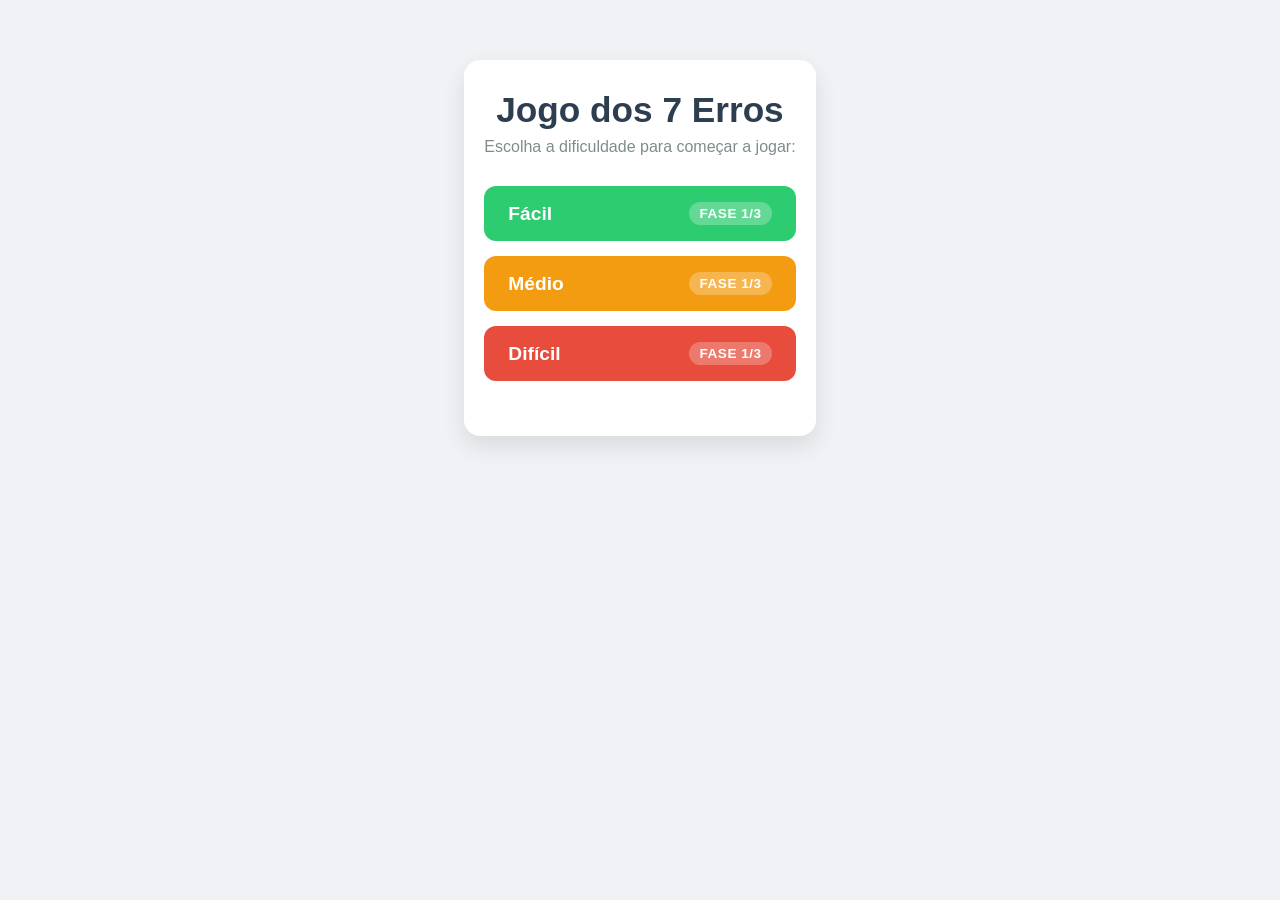
<file: index.html>
<!DOCTYPE html>
<html lang="pt-BR">
<head>
    <meta charset="UTF-8">
    <meta name="viewport" content="width=device-width, initial-scale=1.0">
    <title>Jogo dos 7 Erros - Menu</title>
    <link rel="stylesheet" href="CSS/style.css">
</head>
<body>

  <main class="container-menu">
    <h1 class="titulo-menu">Jogo dos 7 Erros</h1>
    <p class="subtitulo-menu">Escolha a dificuldade para começar a jogar:</p>

    <div class="menu-niveis">
        <a href="facil/index.html" class="btn-nivel btn-facil">
            <span>Fácil</span>
            <span class="badge-nivel">Fase 1/3</span>
        </a>

        <a href="medio/index.html" class="btn-nivel btn-medio">
            <span>Médio</span>
            <span class="badge-nivel">Fase 1/3</span>
        </a>

        <a href="dificil/index.html" class="btn-nivel btn-dificil">
            <span>Difícil</span>
            <span class="badge-nivel">Fase 1/3</span>
        </a>
    </div>
</main>

</body>
</html>
</file>
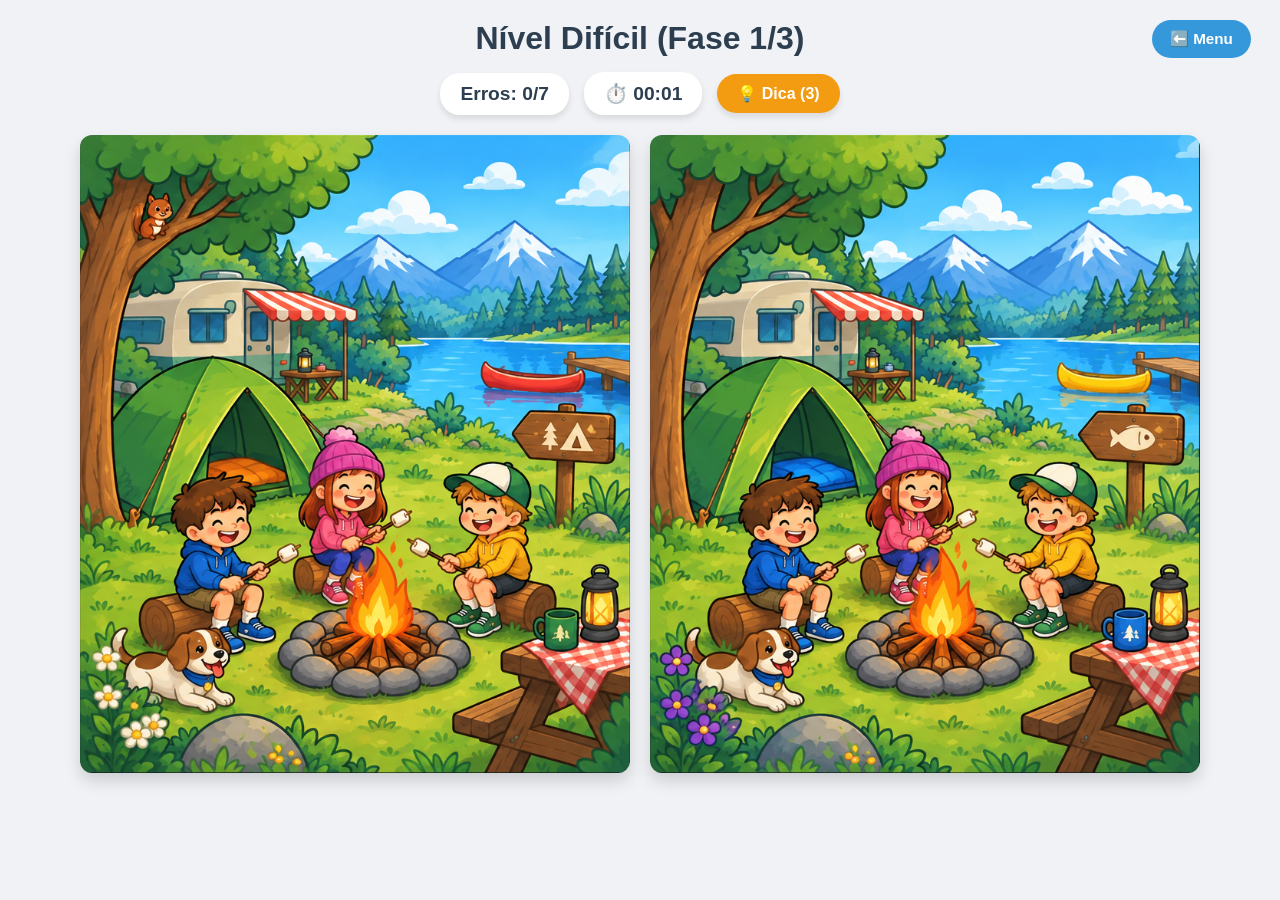
<file: dificil/index.html>
<!DOCTYPE html>
<html lang="pt-BR">
<head>
    <meta charset="UTF-8">
    <meta name="viewport" content="width=device-width, initial-scale=1.0">
    <title>Nível Difícil - Jogo dos 7 Erros</title>
    <link rel="stylesheet" href="../CSS/style.css">
</head>
<body>

    <header>
        <a href="../index.html" class="btn-voltar">⬅️ Menu</a>
        <h1 id="titulo-fase">Nível Difícil (Fase 1/3)</h1>
        <div class="painel-topo">
            <div class="placar">
                <p>Erros: <span id="contador">0</span>/7</p>
            </div>
            <div class="cronometro">
                <p>⏱️ <span id="tempo">00:00</span></p>
            </div>
            <button id="btn-dica" onclick="usarDica()" class="btn-dica">💡 Dica (<span id="qtd-dicas">3</span>)</button>
        </div>
    </header>

    <main class="container-jogo">
        <div class="dupla-jogo">
            <div class="caixa-imagem">
                <img id="imagemA" src="Imagem/Dificil_Fase1_Esquerda(1).png" alt="Imagem da fase atual">
            </div>
            <div class="caixa-imagem">
                <img id="imagemB" src="Imagem/Dificil_Fase1_Direita(1).png" alt="Imagem da fase atual com erros">
            </div>
        </div>
    </main>
    <div id="modal-vitoria" class="modal-escondida">
        <div class="modal-conteudo">
            <div class="modal-icone">🎉</div>
            <h2 id="modal-titulo">Fase Concluída!</h2>
            <p id="modal-texto">Você encontrou todos os erros!</p>
            <button id="btn-proxima-fase" onclick="proximaFase()" class="btn-reiniciar">Próxima Fase ➡️</button>
        </div>
    </div>

    <canvas id="canvas-confetes"></canvas>

    <script>
        const NIVEL_ATUAL = "dificil";
    </script>
    <script src="logica.js"></script>
</body>
</html>
</file>
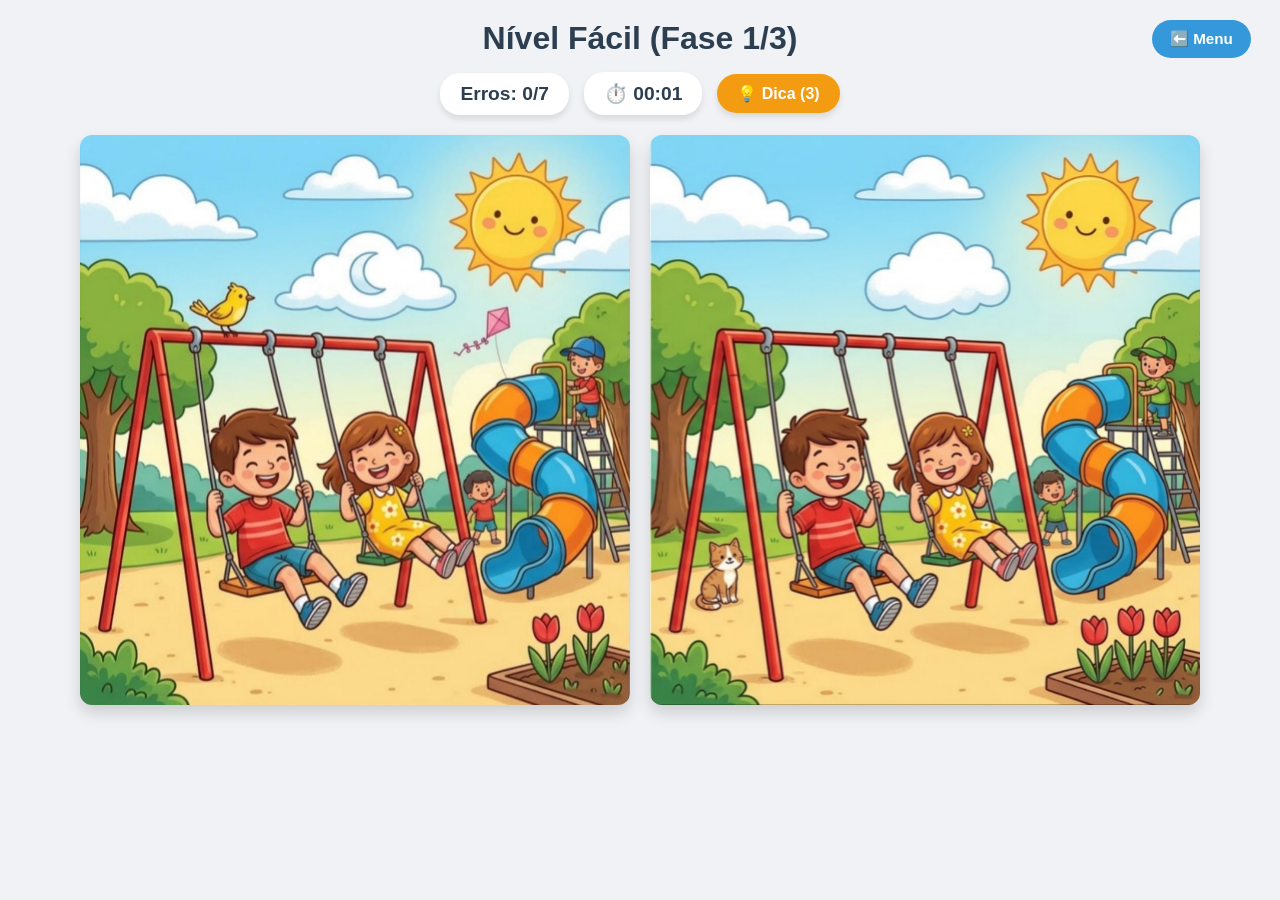
<file: facil/index.html>
<!DOCTYPE html>
<html lang="pt-BR">
<head>
    <meta charset="UTF-8">
    <meta name="viewport" content="width=device-width, initial-scale=1.0">
    <title>Nível Fácil - Jogo dos 7 Erros</title>
    <link rel="stylesheet" href="../CSS/style.css">
</head>
<body>

    <header>
        <a href="../index.html" class="btn-voltar">⬅️ Menu</a>
        <h1 id="titulo-fase">Nível Fácil (Fase 1/3)</h1>
        <div class="painel-topo">
            <div class="placar">
                <p>Erros: <span id="contador">0</span>/7</p>
            </div>
            <div class="cronometro">
                <p>⏱️ <span id="tempo">00:00</span></p>
            </div>
            <button id="btn-dica" onclick="usarDica()" class="btn-dica">💡 Dica (<span id="qtd-dicas">3</span>)</button>
        </div>
    </header>

    <main class="container-jogo">
        <div class="dupla-jogo">
            <div class="caixa-imagem">
                <img id="imagemA" src="Imagem/Esquerda.jpeg" alt="Imagem da fase atual">
            </div>
            <div class="caixa-imagem">
                <img id="imagemB" src="Imagem/Direita.jpg" alt="Imagem da fase atual com erros">
            </div>
        </div>
    </main>
    <div id="modal-vitoria" class="modal-escondida">
        <div class="modal-conteudo">
            <div class="modal-icone">🎉</div>
            <h2 id="modal-titulo">Fase Concluída!</h2>
            <p id="modal-texto">Você encontrou todos os erros!</p>
            <button id="btn-proxima-fase" onclick="proximaFase()" class="btn-reiniciar">Próxima Fase ➡️</button>
        </div>
    </div>

    <canvas id="canvas-confetes"></canvas>

   
<script>
    const NIVEL_ATUAL = "facil";
</script>
<script src="logica.js"></script>
</body>
</html>
</file>
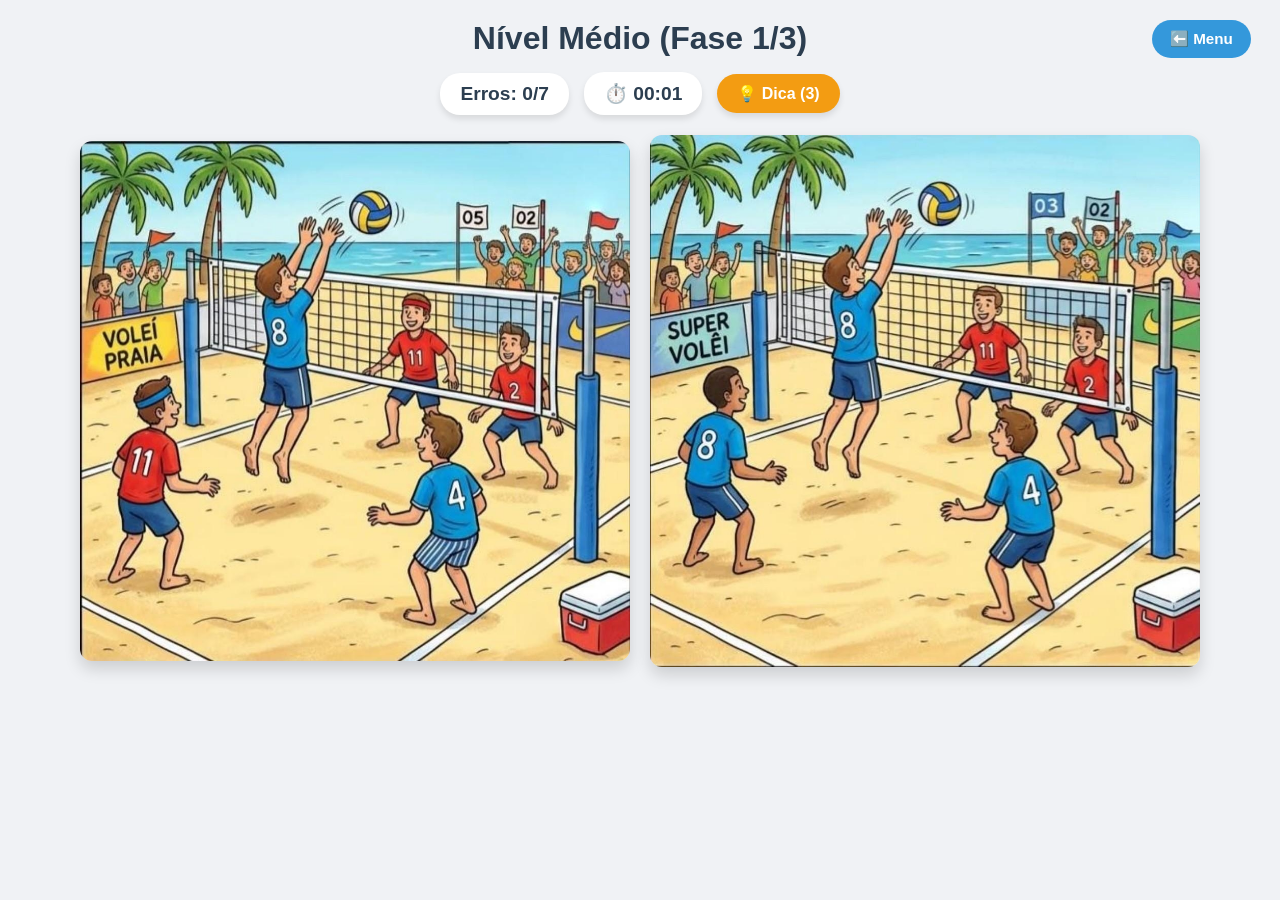
<file: medio/index.html>
<!DOCTYPE html>
<html lang="pt-BR">
<head>
    <meta charset="UTF-8">
    <meta name="viewport" content="width=device-width, initial-scale=1.0">
    <title>Nível Médio - Jogo dos 7 Erros</title>
    <link rel="stylesheet" href="../CSS/style.css">
</head>
<body>

    <header>
        <a href="../index.html" class="btn-voltar">⬅️ Menu</a>
        <h1 id="titulo-fase">Nível Médio (Fase 1/3)</h1>
        <div class="painel-topo">
            <div class="placar">
                <p>Erros: <span id="contador">0</span>/7</p>
            </div>
            <div class="cronometro">
                <p>⏱️ <span id="tempo">00:00</span></p>
            </div>
            <button id="btn-dica" onclick="usarDica()" class="btn-dica">💡 Dica (<span id="qtd-dicas">3</span>)</button>
        </div>
    </header>

    <main class="container-jogo">
        <div class="dupla-jogo">
            <div class="caixa-imagem">
                <img id="imagemA" src="Imagem/voleie.jpg" alt="Imagem da fase atual">
            </div>
            <div class="caixa-imagem">
                <img id="imagemB" src="Imagem/voleidir.jpg" alt="Imagem da fase atual com erros">
            </div>
        </div>
    </main>
    <div id="modal-vitoria" class="modal-escondida">
        <div class="modal-conteudo">
            <div class="modal-icone">🎉</div>
            <h2 id="modal-titulo">Fase Concluída!</h2>
            <p id="modal-texto">Você encontrou todos os erros!</p>
            <button id="btn-proxima-fase" onclick="proximaFase()" class="btn-reiniciar">Próxima Fase ➡️</button>
        </div>
    </div>

    <canvas id="canvas-confetes"></canvas>

    <script>
        const NIVEL_ATUAL = "medio";
    </script>
    <script src="logica.js"></script>
</body>
</html>
</file>
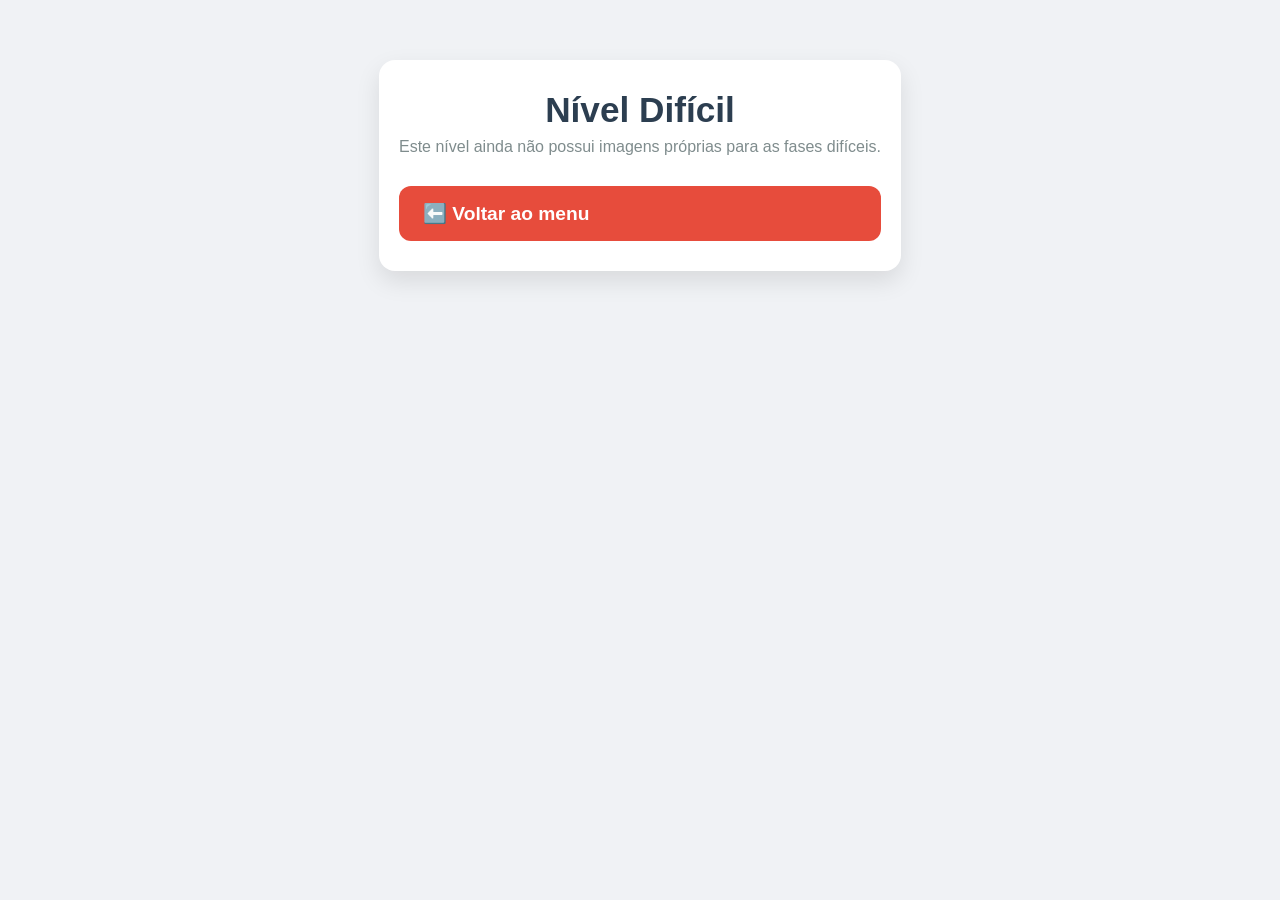
<file: dificil.html>
<!DOCTYPE html>
<html lang="pt-BR">
<head>
    <meta charset="UTF-8">
    <meta name="viewport" content="width=device-width, initial-scale=1.0">
    <title>Nível Difícil - Jogo dos 7 Erros</title>
    <link rel="stylesheet" href="CSS/style.css">
</head>
<body>
    <main class="container-menu">
        <h1 class="titulo-menu">Nível Difícil</h1>
        <p class="subtitulo-menu">Este nível ainda não possui imagens próprias para as fases difíceis.</p>
        <a href="index.html" class="btn-nivel btn-dificil">⬅️ Voltar ao menu</a>
    </main>
</body>
</html>
</file>
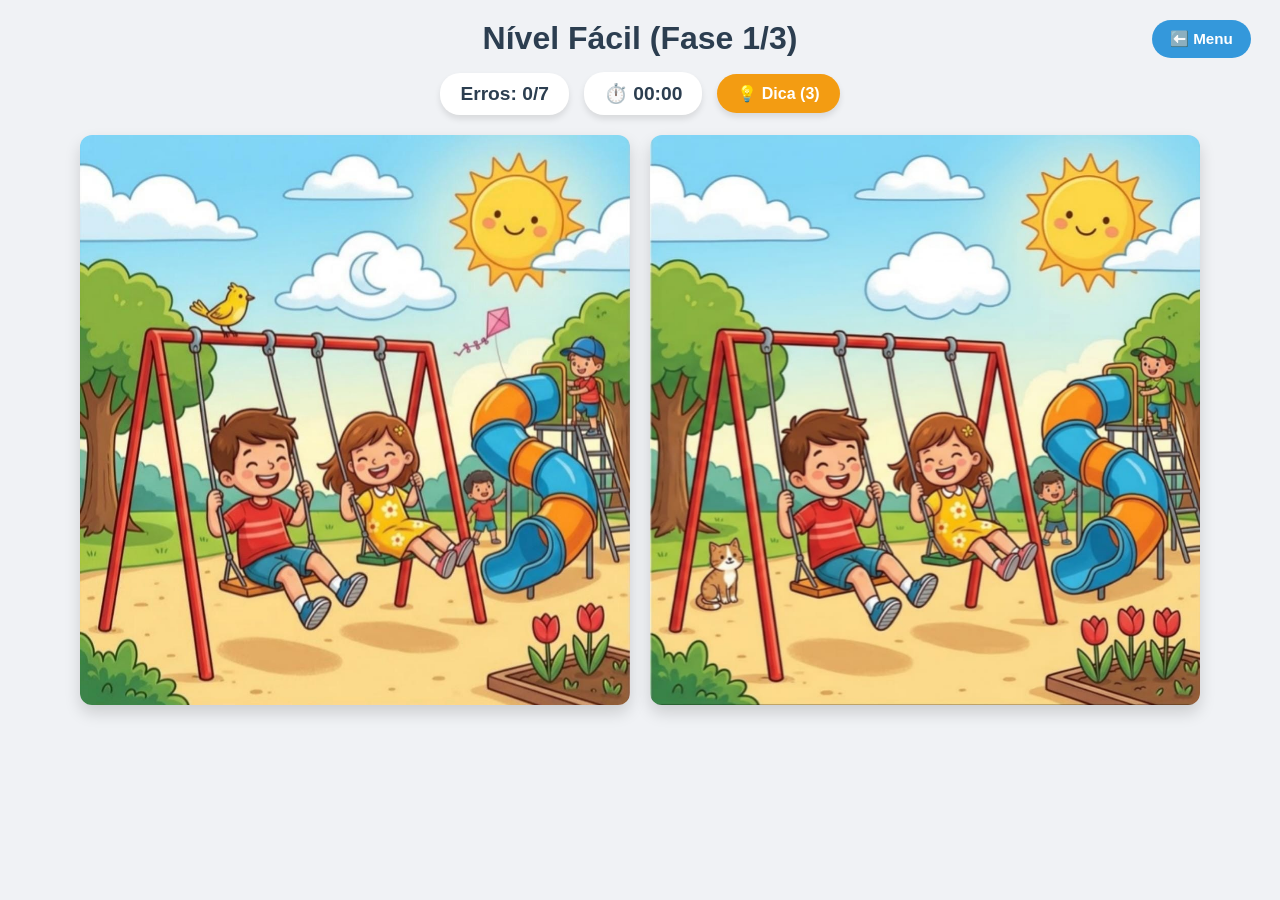
<file: facil.html>
<!DOCTYPE html>
<html lang="pt-BR">
<head>
    <meta charset="UTF-8">
    <meta name="viewport" content="width=device-width, initial-scale=1.0">
    <title>Nível Fácil - Jogo dos 7 Erros</title>
    <link rel="stylesheet" href="CSS/style.css">
</head>
<body>

    <header>
        <a href="index.html" class="btn-voltar">⬅️ Menu</a>
        <h1 id="titulo-fase">Nível Fácil (Fase 1/3)</h1>
        <div class="painel-topo">
            <div class="placar">
                <p>Erros: <span id="contador">0</span>/7</p>
            </div>
            <div class="cronometro">
                <p>⏱️ <span id="tempo">00:00</span></p>
            </div>
            <button id="btn-dica" onclick="usarDica()" class="btn-dica">💡 Dica (<span id="qtd-dicas">3</span>)</button>
        </div>
    </header>

    <main class="container-jogo">
        <div class="dupla-jogo">
            <div class="caixa-imagem">
                <img id="imagemA" src="Imagem/Esquerda.jpeg" alt="Imagem da fase atual">
            </div>
            <div class="caixa-imagem">
                <img id="imagemB" src="Imagem/Direita.jpeg" alt="Imagem da fase atual com erros">
            </div>
        </div>
    </main>
    <div id="modal-vitoria" class="modal-escondida">
        <div class="modal-conteudo">
            <div class="modal-icone">🎉</div>
            <h2 id="modal-titulo">Fase Concluída!</h2>
            <p id="modal-texto">Você encontrou todos os erros!</p>
            <button id="btn-proxima-fase" onclick="proximaFase()" class="btn-reiniciar">Próxima Fase ➡️</button>
        </div>
    </div>

    <canvas id="canvas-confetes"></canvas>

   
<script>
    const NIVEL_ATUAL = "facil";
</script>
<script src="logica.js"></script>
</body>
</html>
</file>
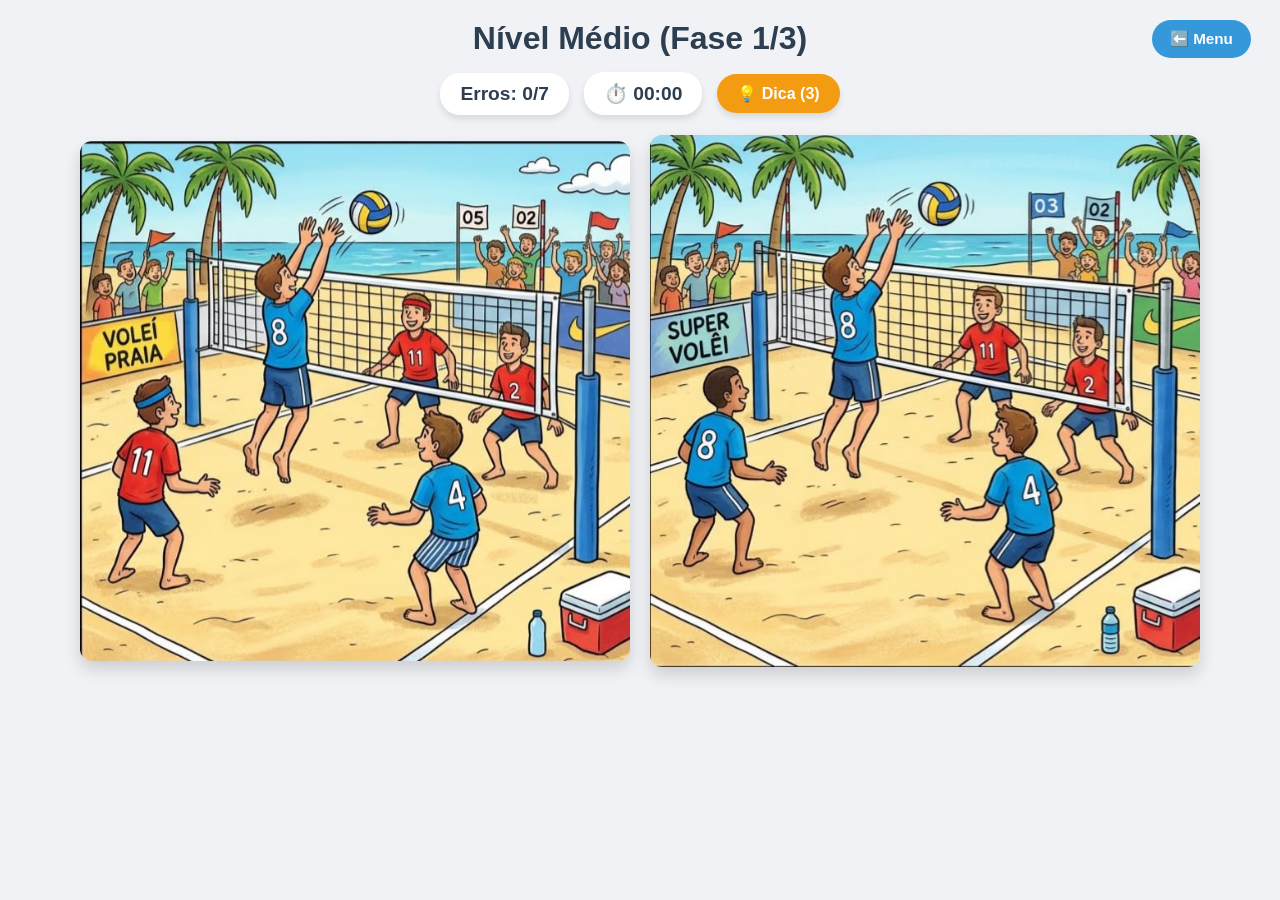
<file: medio.html>
<!DOCTYPE html>
<html lang="pt-BR">
<head>
    <meta charset="UTF-8">
    <meta name="viewport" content="width=device-width, initial-scale=1.0">
    <title>Nível Médio - Jogo dos 7 Erros</title>
    <link rel="stylesheet" href="CSS/style.css">
</head>
<body>
    <header>
        <a href="index.html" class="btn-voltar">⬅️ Menu</a>
        <h1 id="titulo-fase">Nível Médio (Fase 1/3)</h1>
        <div class="painel-topo">
            <div class="placar">
                <p>Erros: <span id="contador">0</span>/7</p>
            </div>
            <div class="cronometro">
                <p>⏱️ <span id="tempo">00:00</span></p>
            </div>
            <button id="btn-dica" onclick="usarDica()" class="btn-dica">💡 Dica (<span id="qtd-dicas">3</span>)</button>
        </div>
    </header>

    <main class="container-jogo">
        <div class="dupla-jogo">
            <div class="caixa-imagem">
                <img id="imagemA" src="Imagem/WhatsApp Image 2026-09-27 at 22.04.41.jpeg" alt="Imagem original da fase atual">
            </div>
            <div class="caixa-imagem">
                <img id="imagemB" src="Imagem/WhatsApp Image 2026-09-27 at 22.04.42.jpeg" alt="Imagem para encontrar os erros">
            </div>
        </div>
    </main>

    <div id="modal-vitoria" class="modal-escondida">
        <div class="modal-conteudo">
            <div class="modal-icone">🎉</div>
            <h2 id="modal-titulo">Fase Concluída!</h2>
            <p id="modal-texto">Você encontrou todos os erros!</p>
            <button id="btn-proxima-fase" onclick="proximaFase()" class="btn-reiniciar">Próxima Fase ➡️</button>
        </div>
    </div>

    <canvas id="canvas-confetes"></canvas>
    <script>
        const NIVEL_ATUAL = "medio";
    </script>
    <script src="logica.js"></script>
</body>
</html>
</file>
<file: CSS/style.css>
/* Reset Global */
* {
    margin: 0;
    padding: 0;
    box-sizing: border-box;
    font-family: 'Segoe UI', Tahoma, Geneva, Verdana, sans-serif;
}

body {
    background-color: #f0f2f5;
    color: #333;
    display: flex;
    flex-direction: column;
    align-items: center;
    min-height: 100vh;
    padding: 20px;
}

/* Container Principal do Menu */
.container-menu {
    max-width: 600px;
    margin: 40px auto;
    padding: 30px 20px;
    background-color: #ffffff;
    border-radius: 16px;
    box-shadow: 0 10px 25px rgba(0, 0, 0, 0.1);
    text-align: center;
}

/* Título e Subtítulo */
.titulo-menu {
    font-size: 2.2rem;
    color: #2c3e50;
    margin-bottom: 8px;
    font-weight: 700;
}

.subtitulo-menu {
    font-size: 1rem;
    color: #7f8c8d;
    margin-bottom: 30px;
}

/* Grupo de Botões dos Níveis */
.menu-niveis {
    display: flex;
    flex-direction: column;
    gap: 15px;
    margin-bottom: 25px;
}

/* Estilo Base dos Botões de Nível */
.btn-nivel {
    display: flex;
    align-items: center;
    justify-content: space-between;
    padding: 16px 24px;
    border-radius: 12px;
    text-decoration: none;
    color: #ffffff;
    font-size: 1.2rem;
    font-weight: 600;
    transition: transform 0.2s ease, box-shadow 0.2s ease;
}

.btn-nivel:hover {
    transform: translateY(-3px);
    box-shadow: 0 6px 15px rgba(0, 0, 0, 0.15);
}

.btn-nivel:active {
    transform: translateY(0);
}

.btn-facil {
    background-color: #2ecc71;
}

.btn-medio {
    background-color: #f39c12;
}

.btn-dificil {
    background-color: #e74c3c;
}

.badge-nivel {
    font-size: 0.85rem;
    background-color: rgba(255, 255, 255, 0.25);
    padding: 4px 10px;
    border-radius: 20px;
    text-transform: uppercase;
    letter-spacing: 0.5px;
}

/* Cabeçalho do Jogo */
header {
    text-align: center;
    margin-bottom: 20px;
}

h1 {
    color: #2c3e50;
    margin-bottom: 15px;
}

.painel-topo {
    display: flex;
    gap: 15px;
    align-items: center;
    justify-content: center;
    flex-wrap: wrap;
}

.placar, .cronometro {
    background-color: #ffffff;
    padding: 10px 20px;
    border-radius: 20px;
    box-shadow: 0 4px 6px rgba(0, 0, 0, 0.1);
    font-size: 1.2rem;
    font-weight: bold;
    color: #2c3e50;
}

.btn-dica {
    background-color: #f39c12;
    color: white;
    border: none;
    padding: 10px 20px;
    font-size: 1rem;
    font-weight: bold;
    border-radius: 20px;
    cursor: pointer;
    box-shadow: 0 4px 6px rgba(0, 0, 0, 0.1);
    transition: background-color 0.2s, transform 0.1s;
}

.btn-dica:hover {
    background-color: #d35400;
    transform: scale(1.05);
}

.btn-dica:disabled {
    background-color: #bdc3c7;
    cursor: not-allowed;
    transform: none;
}

.btn-voltar {
    display: inline-flex;
    position: absolute;
    margin-left: 40%;
    gap: 6px;
    background-color: #3498db;
    color: #ffffff;
    text-decoration: none;
    font-weight: 700;
    font-size: 0.95rem;
    padding: 10px 18px;
    border-radius: 25px;
    transition: all 0.2s ease;
}

/* Área Principal das Duplas */
.container-jogo {
    display: flex;
    flex-direction: column;
    gap: 40px;
    align-items: center;
    width: 100%;
    max-width: 1200px;
}

.dupla-jogo {
    display: flex;
    flex-direction: row;
    justify-content: center;
    align-items: center;
    gap: 20px;
    width: 100%;
}

.caixa-imagem {
    position: relative;
    flex: 1;
    max-width: 550px;
    border-radius: 12px;
    overflow: hidden;
    box-shadow: 0 8px 16px rgba(0, 0, 0, 0.15);
    cursor: crosshair;
}

.caixa-imagem img {
    width: 100%;
    height: auto;
    display: block;
    user-select: none;
}

/* Marcadores dos Erros */
.marcador-erro {
    position: absolute;
    width: 40px;
    height: 40px;
    transform: translate(-50%, -50%);
    border: 3px solid #e74c3c;
    border-radius: 50%;
    box-shadow: 0 0 10px rgba(231, 76, 60, 0.8), inset 0 0 10px rgba(231, 76, 60, 0.5);
    pointer-events: none;
    animation: surgimento 0.3s ease-out;
}

@keyframes surgimento {
    0% { transform: translate(-50%, -50%) scale(0); }
    80% { transform: translate(-50%, -50%) scale(1.2); }
    100% { transform: translate(-50%, -50%) scale(1); }
}

/* Efeito Amarelo Piscante da Dica */
.marcador-dica {
    position: absolute;
    width: 48px;
    height: 48px;
    border: 3px dashed #f1c40f;
    background-color: rgba(241, 196, 15, 0.4);
    border-radius: 50%;
    transform: translate(-50%, -50%);
    pointer-events: none;
    animation: piscar 1s infinite alternate;
}

@keyframes piscar {
    0% { transform: translate(-50%, -50%) scale(0.9); opacity: 0.6; }
    100% { transform: translate(-50%, -50%) scale(1.2); opacity: 1; }
}

/* Modal de Vitória */
.modal-escondida {
    display: none;
    position: fixed;
    top: 0;
    left: 0;
    width: 100%;
    height: 100%;
    background: rgba(0, 0, 0, 0.6);
    backdrop-filter: blur(4px);
    justify-content: center;
    align-items: center;
    z-index: 100;
}

.modal-escondida.ativa {
    display: flex;
}

.modal-conteudo {
    background: #ffffff;
    padding: 30px 40px;
    border-radius: 20px;
    text-align: center;
    box-shadow: 0 15px 30px rgba(0, 0, 0, 0.3);
    animation: popup 0.4s cubic-bezier(0.175, 0.885, 0.32, 1.275);
    max-width: 90%;
    width: 400px;
}

.modal-icone {
    font-size: 3.5rem;
    margin-bottom: 10px;
}

.modal-conteudo h2 {
    color: #2c3e50;
    font-size: 2rem;
    margin-bottom: 10px;
}

.modal-conteudo p {
    color: #555;
    font-size: 1.1rem;
    margin-bottom: 25px;
}

.btn-reiniciar {
    background: linear-gradient(135deg, #2ecc71, #27ae60);
    color: white;
    border: none;
    padding: 12px 28px;
    font-size: 1.1rem;
    font-weight: bold;
    border-radius: 50px;
    cursor: pointer;
    box-shadow: 0 4px 12px rgba(46, 204, 113, 0.4);
    transition: transform 0.2s, box-shadow 0.2s;
}

.btn-reiniciar:hover {
    transform: translateY(-2px);
    box-shadow: 0 6px 15px rgba(46, 204, 113, 0.5);
}

#canvas-confetes {
    position: fixed;
    top: 0;
    left: 0;
    width: 100%;
    height: 100%;
    pointer-events: none;
    z-index: 99;
}

@keyframes popup {
    0% { transform: scale(0.5); opacity: 0; }
    100% { transform: scale(1); opacity: 1; }
}
</file>
